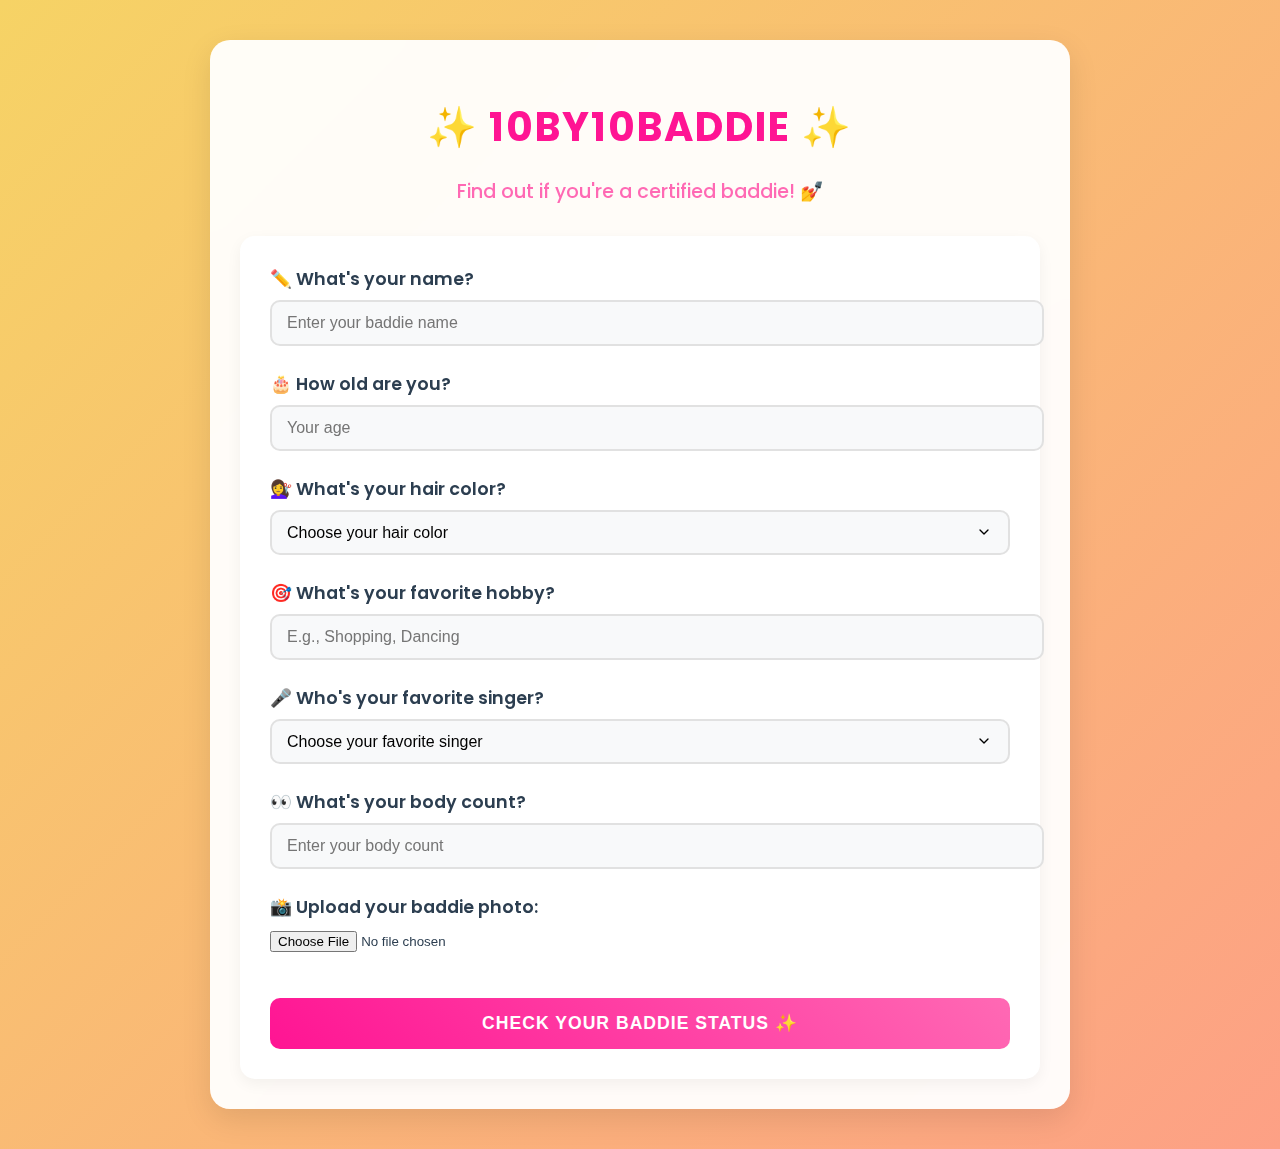
<file: templates/index.html>
<!DOCTYPE html>
<html lang="en">
<head>
    <meta charset="UTF-8">
    <meta name="viewport" content="width=device-width, initial-scale=1.0">
    <title>10by10Baddie - Are You One?</title>
    <link rel="stylesheet" href="/static/styles.css">
</head>
<body>
    <div class="container">
        <div class="form-header">
            <h1>✨ 10by10Baddie ✨</h1>
            <p class="tagline">Find out if you're a certified baddie! 💅</p>
        </div>
        <div class="form-card">
            <form action="/submit" method="post" enctype="multipart/form-data" autocomplete="off">
                <div class="form-group">
                    <label for="name">✏️ What's your name?</label>
                    <input type="text" id="name" name="name" placeholder="Enter your baddie name" required>
                </div>

                <div class="form-group">
                    <label for="age">🎂 How old are you?</label>
                    <input type="number" id="age" name="age" placeholder="Your age" required min="0">
                </div>

                <div class="form-group">
                    <label for="hair">💇‍♀️ What's your hair color?</label>
                    <select id="hair" name="hair" required>
                        <option value="">Choose your hair color</option>
                        <option value="Red">Red</option>
                        <option value="Blonde">Blonde</option>
                        <option value="Blue">Blue</option>
                        <option value="Black">Black</option>
                        <option value="Brown">Brown</option>
                    </select>
                </div>

                <div class="form-group">
                    <label for="hobby">🎯 What's your favorite hobby?</label>
                    <input type="text" id="hobby" name="hobby" placeholder="E.g., Shopping, Dancing" required>
                </div>

                <div class="form-group">
                    <label for="singer">🎤 Who's your favorite singer?</label>
                    <select id="singer" name="singer" required>
                        <option value="">Choose your favorite singer</option>
                        <option value="Taylor Swift">Taylor Swift</option>
                        <option value="BTS">BTS</option>
                        <option value="Bruno Mars">Bruno Mars</option>
                        <option value="Ariana Grande">Ariana Grande</option>
                    </select>
                </div>

                <div class="form-group">
                    <label for="body_count">👀 What's your body count?</label>
                    <input type="number" id="body_count" name="body_count" placeholder="Enter your body count" required min="0">
                </div>

                <div class="form-group">
                    <label for="photo">📸 Upload your baddie photo:</label>
                    <input type="file" id="photo" name="photo" accept="image/*" required>
                </div>

                <button type="submit" class="submit-btn">Check Your Baddie Status ✨</button>
            </form>
        </div>
    </div>
</body>
</html>
</file>
<file: static/styles.css>
/* General Styles */
@import url('https://fonts.googleapis.com/css2?family=Poppins:wght@300;400;500;600;700&display=swap');

:root {
    --primary-color: #FF1493;
    --secondary-color: #FF69B4;
    --text-color: #2c3e50;
    --background-color: #f8f9fa;
    --success-color: #00d1b2;
    --error-color: #ff3860;
}

body {
    font-family: 'Poppins', sans-serif;
    background: linear-gradient(135deg, #f6d365 0%, #fda085 100%);
    margin: 0;
    padding: 20px;
    min-height: 100vh;
    color: var(--text-color);
    display: flex;
    justify-content: center;
    align-items: center;
}

.container {
    text-align: center;
    width: 90%;
    max-width: 800px;
    margin: 20px auto;
    padding: 30px;
    background: rgba(255, 255, 255, 0.95);
    border-radius: 20px;
    box-shadow: 0 10px 30px rgba(0, 0, 0, 0.1);
    backdrop-filter: blur(10px);
}

h1 {
    font-size: 2.5rem;
    font-weight: 700;
    color: var(--primary-color);
    margin-bottom: 20px;
    text-transform: uppercase;
    letter-spacing: 2px;
}

.tagline {
    font-size: 1.2rem;
    color: var(--secondary-color);
    margin-bottom: 30px;
    font-weight: 500;
}

/* Form Styles */
.form-card {
    padding: 30px;
    border-radius: 15px;
    background: white;
    box-shadow: 0 5px 15px rgba(0, 0, 0, 0.05);
    text-align: left;
}

.form-header {
    text-align: center;
    margin-bottom: 30px;
}

.form-group {
    margin-bottom: 25px;
    text-align: left;
}

label {
    display: block;
    font-weight: 600;
    margin-bottom: 8px;
    color: var(--text-color);
    font-size: 1.1rem;
    text-align: left;
}

input[type="text"],
input[type="number"],
select {
    width: 100%;
    padding: 12px 15px;
    font-size: 1rem;
    border: 2px solid #e1e1e1;
    border-radius: 10px;
    background: #f8f9fa;
    transition: all 0.3s ease;
}

input[type="text"]:focus,
input[type="number"]:focus,
select:focus {
    border-color: var(--primary-color);
    box-shadow: 0 0 0 3px rgba(255, 20, 147, 0.1);
    outline: none;
}

select {
    appearance: none;
    background-image: url("data:image/svg+xml;charset=UTF-8,%3csvg xmlns='http://www.w3.org/2000/svg' viewBox='0 0 24 24' fill='none' stroke='currentColor' stroke-width='2' stroke-linecap='round' stroke-linejoin='round'%3e%3cpolyline points='6 9 12 15 18 9'%3e%3c/polyline%3e%3c/svg%3e");
    background-repeat: no-repeat;
    background-position: right 1rem center;
    background-size: 1em;
}

.submit-btn {
    background: linear-gradient(45deg, var(--primary-color), var(--secondary-color));
    color: white;
    padding: 15px 30px;
    border: none;
    border-radius: 10px;
    cursor: pointer;
    font-size: 1.1rem;
    font-weight: 600;
    text-transform: uppercase;
    letter-spacing: 1px;
    transition: all 0.3s ease;
    width: 100%;
    margin-top: 20px;
}

.submit-btn:hover {
    transform: translateY(-2px);
    box-shadow: 0 5px 15px rgba(255, 20, 147, 0.3);
}

/* Success and Failure Pages */
.result-card {
    text-align: center;
    padding: 30px;
    border-radius: 15px;
    background: white;
    margin: 30px 0;
}

.user-info {
    display: grid;
    grid-template-columns: repeat(2, 1fr);
    gap: 15px;
    max-width: 500px;
    margin: 0 auto 30px;
    text-align: left;
    background: rgba(255, 20, 147, 0.05);
    padding: 20px;
    border-radius: 12px;
}

.user-info-item {
    display: flex;
    align-items: center;
    padding: 10px;
    background: white;
    border-radius: 8px;
    box-shadow: 0 2px 4px rgba(0, 0, 0, 0.05);
}

.user-info-label {
    font-weight: 600;
    color: var(--primary-color);
    margin-right: 8px;
}

.user-info-value {
    color: var(--text-color);
}

.photo-container {
    margin: 30px 0;
}

.photo-container img {
    max-width: 100%;
    height: auto;
    border-radius: 15px;
    box-shadow: 0 5px 15px rgba(0, 0, 0, 0.1);
}

.back-btn {
    display: inline-block;
    background: var(--text-color);
    color: white;
    padding: 12px 25px;
    border-radius: 8px;
    text-decoration: none;
    font-weight: 500;
    transition: all 0.3s ease;
    margin: 20px auto;
}

.back-btn:hover {
    background: var(--primary-color);
    transform: translateY(-2px);
}

/* Success Page Specific */
.success-page h1 {
    color: var(--success-color);
}

/* Failure Page Specific */
.failure-page h1 {
    color: var(--error-color);
}

/* Responsive Design */
@media (max-width: 768px) {
    .container {
        width: 95%;
        padding: 20px;
    }
    
    h1 {
        font-size: 2rem;
    }
    
    .tagline {
        font-size: 1rem;
    }
    
    .form-card {
        padding: 20px;
    }
}

@media (max-width: 600px) {
    .user-info {
        grid-template-columns: 1fr;
    }
}
</file>
